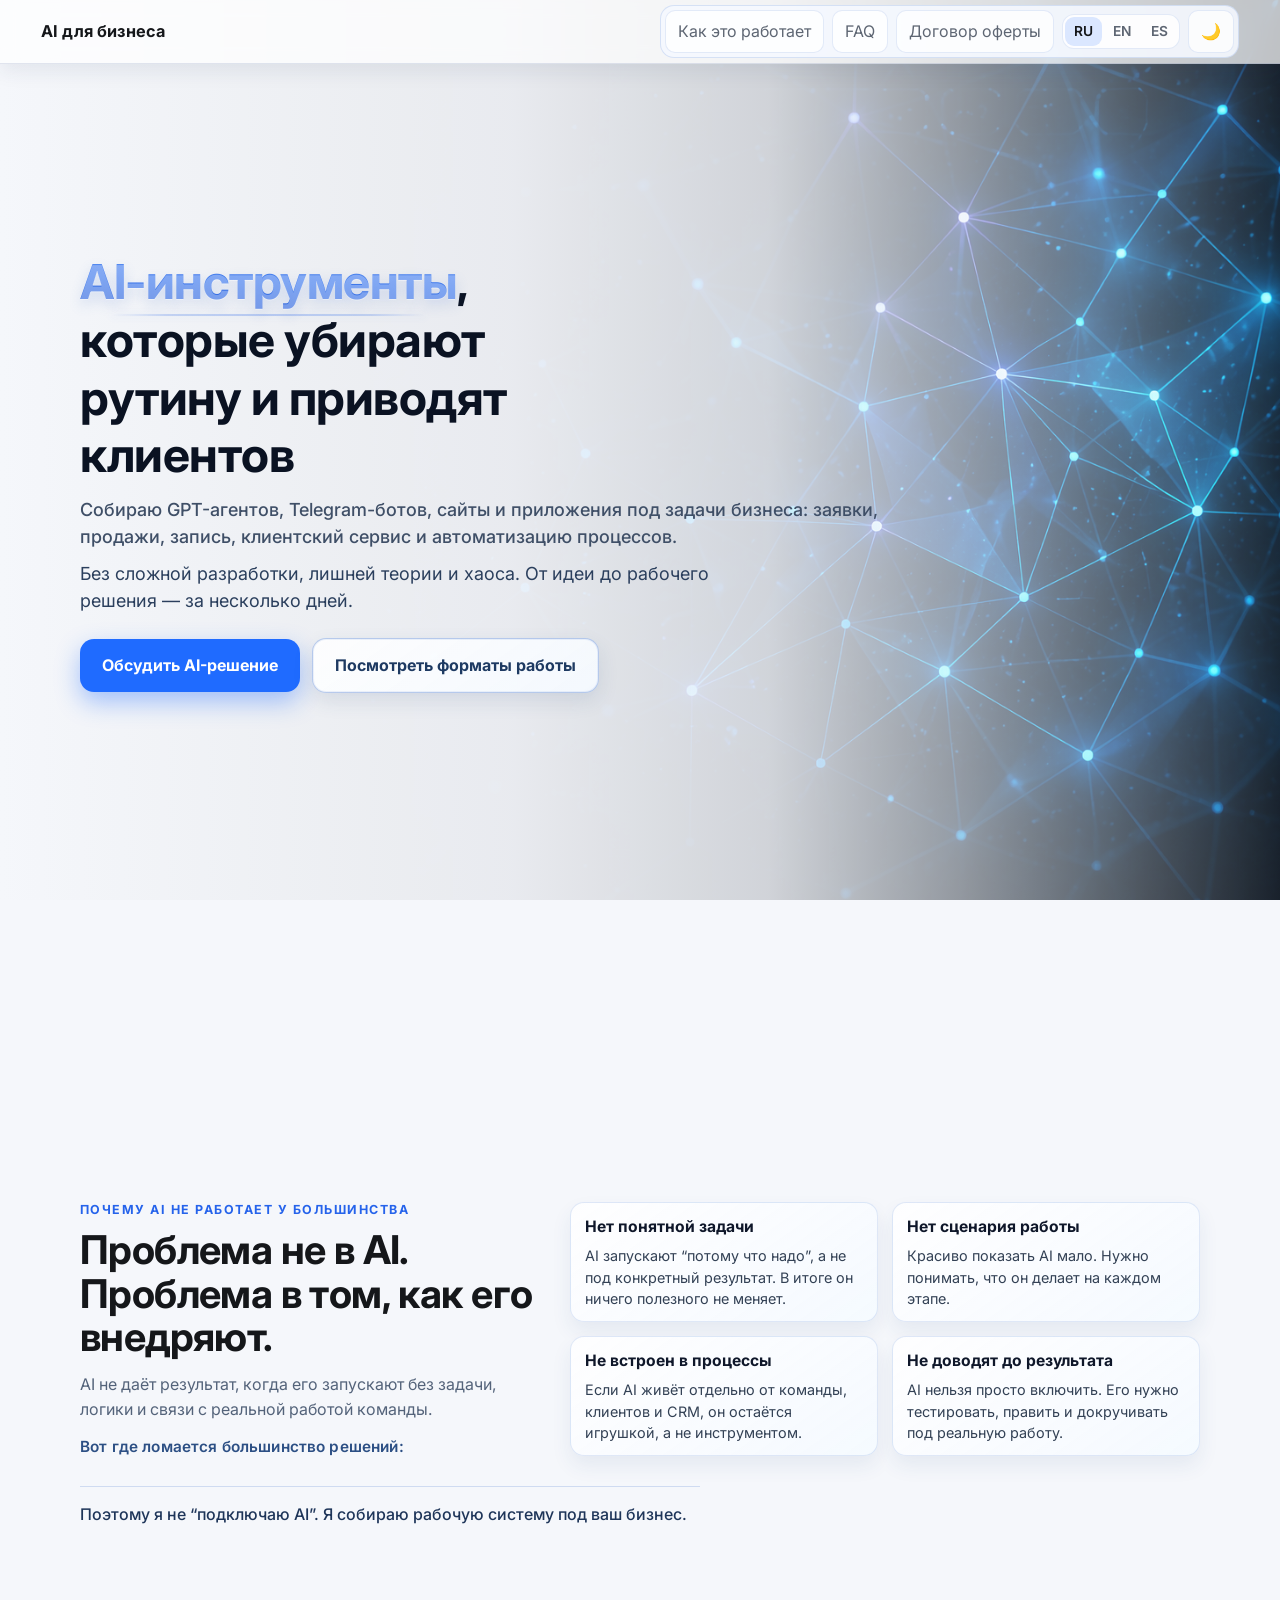
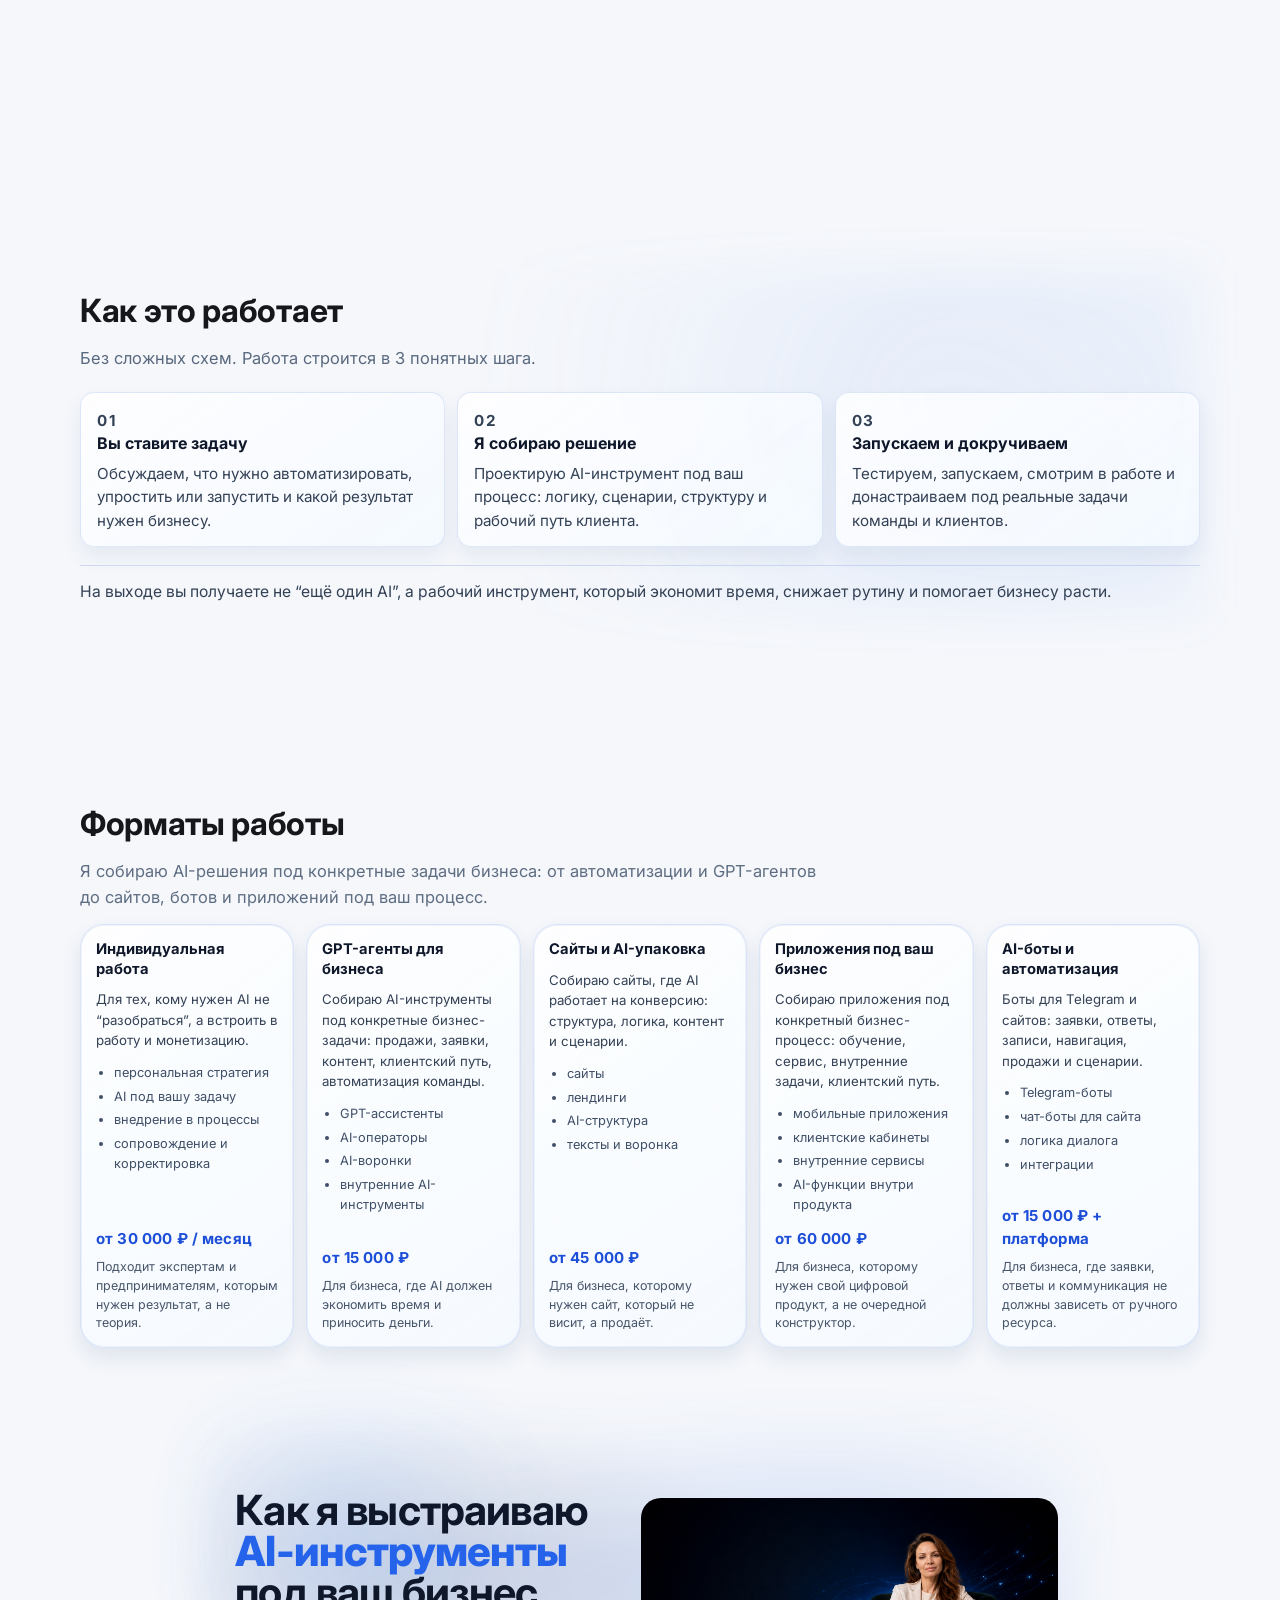
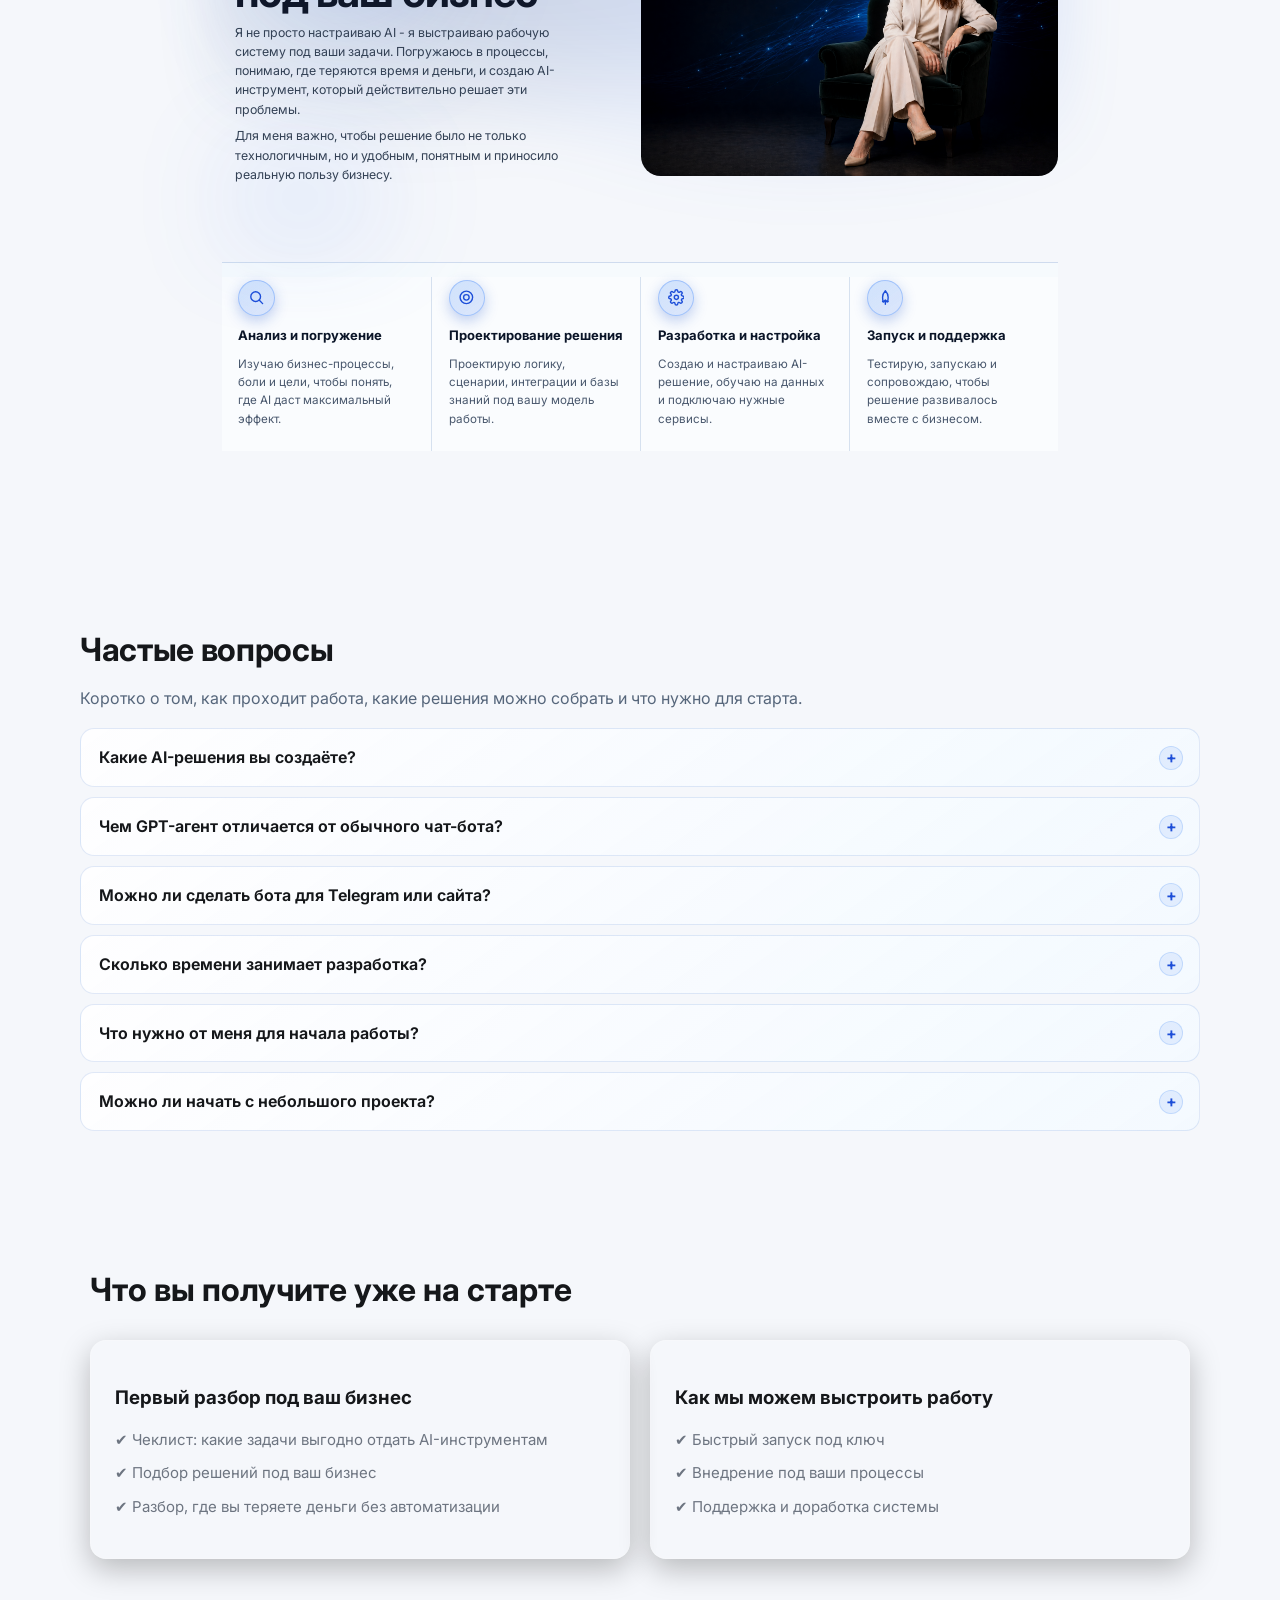
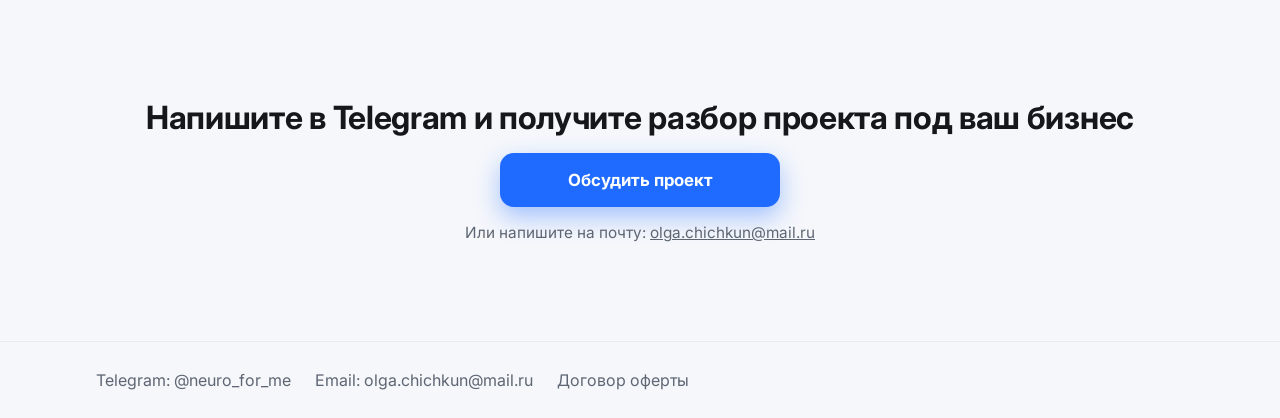
<file: index.html>
<!DOCTYPE html>
<html lang="ru">
<head>
  <meta charset="UTF-8">
  <meta name="viewport" content="width=device-width, initial-scale=1.0">
  <title>AI-инструменты для бизнеса | Автоматизация за 3-7 дней</title>
  <meta name="description" content="Создаю AI-инструменты под задачи бизнеса за 3-7 дней: GPT-агенты, AI-консультанты, Telegram-боты и автоматизации. Снижайте ручную нагрузку и ускоряйте процессы уже в первую неделю.">
  <link rel="icon" type="image/png" href="./favicon.png?v=2" />
  <link rel="shortcut icon" href="./favicon.png?v=2" />
  <link rel="apple-touch-icon" href="./favicon.png?v=2" />
  <link rel="preconnect" href="https://fonts.googleapis.com">
  <link rel="preconnect" href="https://fonts.gstatic.com" crossorigin>
  <link href="https://fonts.googleapis.com/css2?family=Inter:wght@400;500;600;700;800&display=swap" rel="stylesheet">
  <link rel="stylesheet" href="styles.css">
</head>
<body>
  <canvas id="cursorCanvas" aria-hidden="true"></canvas>

  <header class="site-header container">
    <a class="brand" href="#hero" aria-label="AI для бизнеса">AI для бизнеса</a>
    <nav class="nav">
      <a href="#how">Как это работает</a>
      <a href="#faq">FAQ</a>
      <a href="offer.html" class="nav-button">Договор оферты</a>
      <div class="lang-switch" role="group" aria-label="Выбор языка">
        <button class="lang-btn is-active" type="button" data-lang="ru">RU</button>
        <button class="lang-btn" type="button" data-lang="en">EN</button>
        <button class="lang-btn" type="button" data-lang="es">ES</button>
      </div>
      <button id="theme-toggle" class="theme-toggle" type="button" aria-label="Переключить тему">🌙</button>
    </nav>
  </header>

  <main>
    <section id="hero" class="hero container section">
      <div class="hero-content">
        <h1 class="hero-title"><span class="hero-title-accent">AI-инструменты</span>, которые убирают рутину и приводят клиентов</h1>
        <p class="hero-lead">Собираю GPT-агентов, Telegram-ботов, сайты и приложения под задачи бизнеса: заявки, продажи, запись, клиентский сервис и автоматизацию процессов.</p>
        <p class="hero-support">Без сложной разработки, лишней теории и хаоса. От идеи до рабочего решения — за несколько дней.</p>
        <div class="hero-actions">
          <a class="btn btn-primary" href="https://t.me/neuro_for_me" target="_blank" rel="noopener noreferrer">Обсудить AI-решение</a>
          <a class="btn btn-ghost hero-secondary-btn" href="#benefits">Посмотреть форматы работы</a>
        </div>
      </div>
    </section>

    <section id="pain" class="container section">
      <div class="pain-layout">
        <div class="pain-intro">
          <p class="pain-eyebrow">Почему AI не работает у большинства</p>
          <h2>Проблема не в AI. <br>Проблема в том, как его внедряют.</h2>
          <p class="pain-subtitle">AI не даёт результат, когда его запускают без задачи, логики и связи с реальной работой команды.</p>
          <p class="pain-bridge">Вот где ломается большинство решений:</p>
        </div>
        <div class="pain-grid">
          <article class="pain-card">
            <h3>Нет понятной задачи</h3>
            <p>AI запускают “потому что надо”, а не под конкретный результат. В итоге он ничего полезного не меняет.</p>
          </article>
          <article class="pain-card">
            <h3>Нет сценария работы</h3>
            <p>Красиво показать AI мало. Нужно понимать, что он делает на каждом этапе.</p>
          </article>
          <article class="pain-card">
            <h3>Не встроен в процессы</h3>
            <p>Если AI живёт отдельно от команды, клиентов и CRM, он остаётся игрушкой, а не инструментом.</p>
          </article>
          <article class="pain-card">
            <h3>Не доводят до результата</h3>
            <p>AI нельзя просто включить. Его нужно тестировать, править и докручивать под реальную работу.</p>
          </article>
        </div>
      </div>
      <p class="pain-conclusion">Поэтому я не “подключаю AI”. <br>Я собираю рабочую систему под ваш бизнес.</p>
    </section>

    <section id="how" class="container section">
      <div class="how-shell">
        <div class="how-intro">
          <h2>Как это работает</h2>
          <p class="how-subtitle">Без сложных схем. Работа строится в 3 понятных шага.</p>
        </div>
        <div class="how-grid">
          <article class="how-card">
            <p class="how-num">01</p>
            <h3>Вы ставите задачу</h3>
            <p>Обсуждаем, что нужно автоматизировать, упростить или запустить и какой результат нужен бизнесу.</p>
          </article>
          <article class="how-card">
            <p class="how-num">02</p>
            <h3>Я собираю решение</h3>
            <p>Проектирую AI-инструмент под ваш процесс: логику, сценарии, структуру и рабочий путь клиента.</p>
          </article>
          <article class="how-card">
            <p class="how-num">03</p>
            <h3>Запускаем и докручиваем</h3>
            <p>Тестируем, запускаем, смотрим в работе и донастраиваем под реальные задачи команды и клиентов.</p>
          </article>
        </div>
        <p class="how-result">На выходе вы получаете не “ещё один AI”, а рабочий инструмент, который экономит время, снижает рутину и помогает бизнесу расти.</p>
      </div>
    </section>

    <section id="benefits" class="container section">
      <h2>Форматы работы</h2>
      <p class="benefits-subtitle">Я собираю AI-решения под конкретные задачи бизнеса: от автоматизации и GPT-агентов до сайтов, ботов и приложений под ваш процесс.</p>
      <div class="formats-grid">
        <article class="format-card">
          <h3>Индивидуальная работа</h3>
          <p class="format-text">Для тех, кому нужен AI не “разобраться”, а встроить в работу и монетизацию.</p>
          <ul class="format-list">
            <li>персональная стратегия</li>
            <li>AI под вашу задачу</li>
            <li>внедрение в процессы</li>
            <li>сопровождение и корректировка</li>
          </ul>
          <p class="format-price">от 30 000 ₽ / месяц</p>
          <p class="format-note">Подходит экспертам и предпринимателям, которым нужен результат, а не теория.</p>
        </article>
        <article class="format-card">
          <h3>GPT-агенты для бизнеса</h3>
          <p class="format-text">Собираю AI-инструменты под конкретные бизнес-задачи: продажи, заявки, контент, клиентский путь, автоматизация команды.</p>
          <ul class="format-list">
            <li>GPT-ассистенты</li>
            <li>AI-операторы</li>
            <li>AI-воронки</li>
            <li>внутренние AI-инструменты</li>
          </ul>
          <p class="format-price">от 15 000 ₽</p>
          <p class="format-note">Для бизнеса, где AI должен экономить время и приносить деньги.</p>
        </article>
        <article class="format-card">
          <h3>Сайты и AI-упаковка</h3>
          <p class="format-text">Собираю сайты, где AI работает на конверсию: структура, логика, контент и сценарии.</p>
          <ul class="format-list">
            <li>сайты</li>
            <li>лендинги</li>
            <li>AI-структура</li>
            <li>тексты и воронка</li>
          </ul>
          <p class="format-price">от 45 000 ₽</p>
          <p class="format-note">Для бизнеса, которому нужен сайт, который не висит, а продаёт.</p>
        </article>
        <article class="format-card">
          <h3>Приложения под ваш бизнес</h3>
          <p class="format-text">Собираю приложения под конкретный бизнес-процесс: обучение, сервис, внутренние задачи, клиентский путь.</p>
          <ul class="format-list">
            <li>мобильные приложения</li>
            <li>клиентские кабинеты</li>
            <li>внутренние сервисы</li>
            <li>AI-функции внутри продукта</li>
          </ul>
          <p class="format-price">от 60 000 ₽</p>
          <p class="format-note">Для бизнеса, которому нужен свой цифровой продукт, а не очередной конструктор.</p>
        </article>
        <article class="format-card">
          <h3>AI-боты и автоматизация</h3>
          <p class="format-text">Боты для Telegram и сайтов: заявки, ответы, записи, навигация, продажи и сценарии.</p>
          <ul class="format-list">
            <li>Telegram-боты</li>
            <li>чат-боты для сайта</li>
            <li>логика диалога</li>
            <li>интеграции</li>
          </ul>
          <p class="format-price">от 15 000 ₽ + платформа</p>
          <p class="format-note">Для бизнеса, где заявки, ответы и коммуникация не должны зависеть от ручного ресурса.</p>
        </article>
      </div>
      <a class="btn btn-primary btn-large formats-cta" href="https://t.me/neuro_for_me" target="_blank" rel="noopener noreferrer">Обсудить проект</a>
    </section>

    <section id="about" class="section about reveal">
      <div class="about-inner">
        <div class="about-top">
          <div class="about-head">
            <h1>Как я выстраиваю <span class="about-title-accent">AI-инструменты</span> под ваш бизнес</h1>
            <p class="about-lead">Я не просто настраиваю AI - я выстраиваю рабочую систему под ваши задачи. Погружаюсь в процессы, понимаю, где теряются время и деньги, и создаю AI-инструмент, который действительно решает эти проблемы.</p>
            <p class="about-lead">Для меня важно, чтобы решение было не только технологичным, но и удобным, понятным и приносило реальную пользу бизнесу.</p>
          </div>
          <div class="about-photo-wrap">
            <div class="about-photo-glow" aria-hidden="true"></div>
            <div class="about-photo">
              <img src="./olga-expert-block.png" alt="Эксперт по AI-инструментам для бизнеса" loading="lazy">
            </div>
          </div>
        </div>
        <div class="about-stages" aria-label="Этапы работы">
          <article class="about-stage-card">
            <div class="about-stage-icon-wrap" aria-hidden="true">
              <svg class="about-stage-svg" width="22" height="22" viewBox="0 0 24 24" fill="none" xmlns="http://www.w3.org/2000/svg"><circle cx="11" cy="11" r="7" stroke="currentColor" stroke-width="2"/><path d="M21 21l-4.35-4.35" stroke="currentColor" stroke-width="2" stroke-linecap="round"/></svg>
            </div>
            <h3>Анализ и погружение</h3>
            <p>Изучаю бизнес-процессы, боли и цели, чтобы понять, где AI даст максимальный эффект.</p>
          </article>
          <article class="about-stage-card">
            <div class="about-stage-icon-wrap" aria-hidden="true">
              <svg class="about-stage-svg" width="22" height="22" viewBox="0 0 24 24" fill="none" xmlns="http://www.w3.org/2000/svg"><circle cx="12" cy="12" r="9" stroke="currentColor" stroke-width="2"/><circle cx="12" cy="12" r="4" stroke="currentColor" stroke-width="2"/></svg>
            </div>
            <h3>Проектирование решения</h3>
            <p>Проектирую логику, сценарии, интеграции и базы знаний под вашу модель работы.</p>
          </article>
          <article class="about-stage-card">
            <div class="about-stage-icon-wrap" aria-hidden="true">
              <svg class="about-stage-svg" width="22" height="22" viewBox="0 0 24 24" fill="none" xmlns="http://www.w3.org/2000/svg"><path d="M12 15a3 3 0 100-6 3 3 0 000 6z" stroke="currentColor" stroke-width="2"/><path d="M19.4 15a1.65 1.65 0 00.33 1.82l.06.06a2 2 0 01-2.83 2.83l-.06-.06a1.65 1.65 0 00-1.82-.33 1.65 1.65 0 00-1 1.51V21a2 2 0 01-4 0v-.09A1.65 1.65 0 009 19.4a1.65 1.65 0 00-1.82.33l-.06.06a2 2 0 01-2.83-2.83l.06-.06a1.65 1.65 0 00.33-1.82 1.65 1.65 0 00-1.51-1H3a2 2 0 010-4h.09A1.65 1.65 0 004.6 9a1.65 1.65 0 00-.33-1.82l-.06-.06a2 2 0 012.83-2.83l.06.06A1.65 1.65 0 009 4.6a1.65 1.65 0 001-1.51V3a2 2 0 014 0v.09a1.65 1.65 0 001 1.51 1.65 1.65 0 001.82-.33l.06-.06a2 2 0 012.83 2.83l-.06.06a1.65 1.65 0 00-.33 1.82V9a1.65 1.65 0 001.51 1H21a2 2 0 010 4h-.09a1.65 1.65 0 00-1.51 1z" stroke="currentColor" stroke-width="2" stroke-linecap="round" stroke-linejoin="round"/></svg>
            </div>
            <h3>Разработка и настройка</h3>
            <p>Создаю и настраиваю AI-решение, обучаю на данных и подключаю нужные сервисы.</p>
          </article>
          <article class="about-stage-card">
            <div class="about-stage-icon-wrap" aria-hidden="true">
              <svg class="about-stage-svg" width="22" height="22" viewBox="0 0 24 24" fill="none" xmlns="http://www.w3.org/2000/svg"><path d="M12 2.5s4 4.2 4 9.5c0 2.8-.6 5.4-1 6.5l-3-2.8-3 2.8c-.4-1.1-1-3.7-1-6.5 0-5.3 4-9.5 4-9.5z" stroke="currentColor" stroke-width="2" stroke-linejoin="round"/><path d="M12 22V18" stroke="currentColor" stroke-width="2" stroke-linecap="round"/><path d="M8 18h8" stroke="currentColor" stroke-width="2" stroke-linecap="round"/></svg>
            </div>
            <h3>Запуск и поддержка</h3>
            <p>Тестирую, запускаю и сопровождаю, чтобы решение развивалось вместе с бизнесом.</p>
          </article>
        </div>
      </div>
    </section>

    <section id="faq" class="container section">
      <h2>Частые вопросы</h2>
      <p class="faq-subtitle">Коротко о том, как проходит работа, какие решения можно собрать и что нужно для старта.</p>
      <div class="faq-list">
        <details>
          <summary>Какие AI-решения вы создаёте?</summary>
          <p>Я создаю AI-инструменты под задачи бизнеса: GPT-агентов, AI-консультантов, Telegram-ботов, OpenClaw-агентов, multi-agent системы, сайты, приложения и интерактивные digital-механики. Формат решения подбирается под вашу задачу: автоматизация, заявки, клиентский сервис, продажи, обучение или вовлечение аудитории.</p>
        </details>
        <details>
          <summary>Чем GPT-агент отличается от обычного чат-бота?</summary>
          <p>Обычный бот чаще работает по заранее заданному сценарию. GPT-агент может анализировать запрос, вести более живую переписку, работать с базой знаний, помогать клиенту, подбирать решение и брать на себя часть рутинных задач. Это не просто “ответчик”, а рабочий AI-инструмент под конкретный процесс.</p>
        </details>
        <details>
          <summary>Можно ли сделать бота для Telegram или сайта?</summary>
          <p>Да. Я создаю ботов и AI-консультантов для Telegram-каналов, личных сообщений и сайтов. Они могут отвечать на вопросы, записывать клиентов, собирать заявки, вести переписку, помогать с выбором услуги и передавать клиента к вам или менеджеру.</p>
        </details>
        <details>
          <summary>Сколько времени занимает разработка?</summary>
          <p>Простые решения можно собрать за несколько дней. Более сложные проекты — GPT-агенты, OpenClaw-агенты, multi-agent системы, сайты или приложения — требуют больше времени, потому что важно не просто “запустить”, а продумать логику, сценарии, тексты, структуру и стабильную работу.</p>
        </details>
        <details>
          <summary>Что нужно от меня для начала работы?</summary>
          <p>На старте нужна задача: что вы хотите автоматизировать, улучшить или запустить. Дальше я помогаю сформулировать логику решения, определить сценарии, собрать структуру, подготовить тексты и понять, какой AI-инструмент подойдёт лучше всего.</p>
        </details>
        <details>
          <summary>Можно ли начать с небольшого проекта?</summary>
          <p>Да. Можно начать с одного понятного решения: Telegram-бота, AI-консультанта, мини-лендинга, GPT-агента для одной задачи или интерактивной механики. Это хороший способ быстро протестировать AI в бизнесе без лишней сложности и раздутого бюджета.</p>
        </details>
      </div>
    </section>

    <section class="conversion">
      <div class="conversion-inner">
        <h2>Что вы получите уже на старте</h2>
        <div class="conversion-grid">
          <div class="conversion-card">
            <h3>Что вы можете получить уже сейчас</h3>
            <ul>
              <li>✔ Чеклист: какие задачи выгодно отдать AI-инструментам</li>
              <li>✔ Подбор решений под ваш бизнес</li>
              <li>✔ Разбор, где вы теряете деньги без автоматизации</li>
            </ul>
          </div>
          <div class="conversion-card">
            <h3>Как мы можем выстроить работу</h3>
            <ul>
              <li>✔ Быстрый запуск под ключ</li>
              <li>✔ Внедрение под ваши процессы</li>
              <li>✔ Поддержка и доработка системы</li>
            </ul>
          </div>
        </div>
      </div>
    </section>

    <section id="cta" class="container section cta">
      <h2>Напишите в Telegram и получите разбор проекта под ваш бизнес</h2>
      <a class="btn btn-primary btn-large" href="https://t.me/neuro_for_me" target="_blank" rel="noopener noreferrer">Обсудить проект</a>
      <p class="secondary-contact">Или напишите на почту: <a href="mailto:olga.chichkun@mail.ru">olga.chichkun@mail.ru</a></p>
    </section>
  </main>

  <footer class="site-footer">
    <div class="container footer-content">
      <a href="https://t.me/neuro_for_me" target="_blank" rel="noopener noreferrer">Telegram: @neuro_for_me</a>
      <a href="mailto:olga.chichkun@mail.ru">Email: olga.chichkun@mail.ru</a>
      <a href="offer.html">Договор оферты</a>
    </div>
  </footer>
  <a id="sticky-telegram" class="sticky-telegram btn btn-primary" href="https://t.me/neuro_for_me" target="_blank" rel="noopener noreferrer">Обсудить проект</a>

  <script src="script.js"></script>
</body>
</html>
</file>
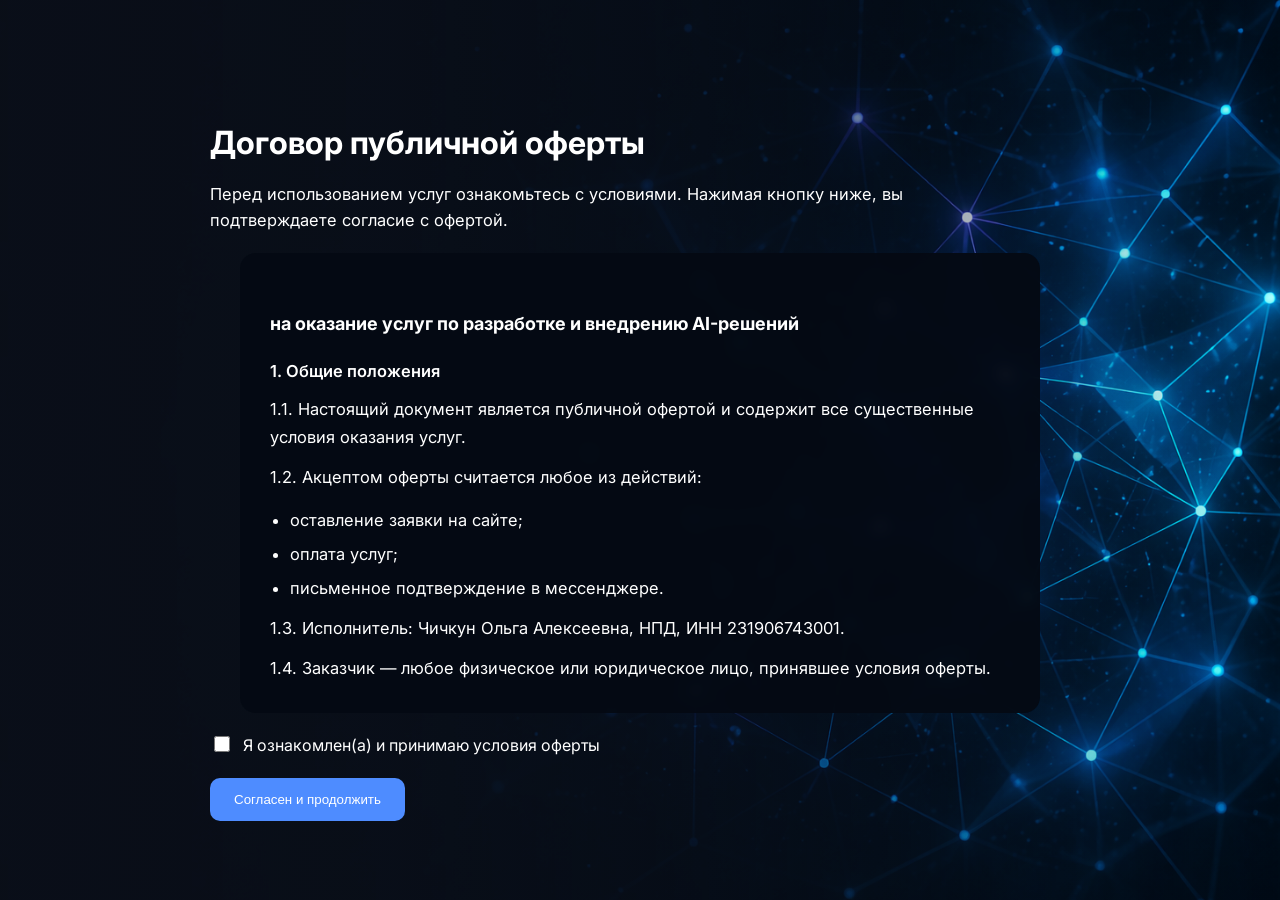
<file: offer.html>
<!DOCTYPE html>
<html lang="ru">
<head>
  <meta charset="UTF-8">
  <meta name="viewport" content="width=device-width, initial-scale=1.0">
  <title>Оффер | AI-инструменты для бизнеса</title>
  <link rel="icon" type="image/png" href="./favicon.png?v=2" />
  <link rel="shortcut icon" href="./favicon.png?v=2" />
  <link rel="apple-touch-icon" href="./favicon.png?v=2" />
  <link rel="preconnect" href="https://fonts.googleapis.com">
  <link rel="preconnect" href="https://fonts.gstatic.com" crossorigin>
  <link href="https://fonts.googleapis.com/css2?family=Inter:wght@400;500;700;800&display=swap" rel="stylesheet">
  <link rel="stylesheet" href="styles.css">
</head>
<body>
  <section class="offer">
    <div class="offer-inner">
      <h1>Договор публичной оферты</h1>

      <p class="offer-intro">
        Перед использованием услуг ознакомьтесь с условиями. Нажимая кнопку ниже, вы подтверждаете согласие с офертой.
      </p>

      <div class="offer-box">
        <div class="offer-content">
          <h2>на оказание услуг по разработке и внедрению AI-решений</h2>

        <h3>1. Общие положения</h3>
        <p>1.1. Настоящий документ является публичной офертой и содержит все существенные условия оказания услуг.</p>
        <p>1.2. Акцептом оферты считается любое из действий:</p>
        <ul>
          <li>оставление заявки на сайте;</li>
          <li>оплата услуг;</li>
          <li>письменное подтверждение в мессенджере.</li>
        </ul>
        <p>1.3. Исполнитель: Чичкун Ольга Алексеевна, НПД, ИНН 231906743001.</p>
        <p>1.4. Заказчик — любое физическое или юридическое лицо, принявшее условия оферты.</p>

        <h3>2. Предмет договора</h3>
        <p>2.1. Исполнитель оказывает услуги по:</p>
        <ul>
          <li>разработке и внедрению AI-инструментов (включая GPT-агентов);</li>
          <li>автоматизации бизнес-процессов;</li>
          <li>настройке AI-инструментов;</li>
          <li>консультациям и сопровождению.</li>
        </ul>
        <p>2.2. Конкретный перечень услуг определяется индивидуально в переписке или техническом задании.</p>

        <h3>3. Порядок оказания услуг</h3>
        <p>3.1. Работа ведётся поэтапно или в формате консультации.</p>
        <p>3.2. Все договорённости фиксируются в переписке (Telegram или иные каналы).</p>
        <p>3.3. Исполнитель вправе самостоятельно определять методы и инструменты выполнения задач.</p>

        <h3>4. Стоимость и оплата</h3>
        <p>4.1. Стоимость услуг определяется индивидуально.</p>
        <p>4.2. Оплата производится:</p>
        <ul>
          <li>100% предоплата;</li>
          <li>поэтапная оплата по договорённости.</li>
        </ul>
        <p>4.3. Момент оплаты считается акцептом оферты.</p>

        <h3>5. Ответственность</h3>
        <p>5.1. Исполнитель не несёт ответственности за:</p>
        <ul>
          <li>некорректное использование внедрённых решений;</li>
          <li>действия сотрудников заказчика;</li>
          <li>изменения в сторонних сервисах.</li>
        </ul>
        <p>5.2. Исполнитель не гарантирует конкретный финансовый результат, так как он зависит от множества факторов, не зависящих от Исполнителя.</p>

        <h3>6. Особенности AI-решений</h3>
        <p>6.1. Заказчик понимает, что AI-системы могут:</p>
        <ul>
          <li>допускать ошибки;</li>
          <li>требовать доработки;</li>
          <li>зависеть от внешних API и сервисов.</li>
        </ul>
        <p>6.2. Исполнитель не несёт ответственности за ограничения технологий.</p>

        <h3>7. Возвраты</h3>
        <p>7.1. Услуги считаются оказанными по факту выполнения работ или проведения консультации.</p>
        <p>7.2. Возврат средств не осуществляется после начала оказания услуг.</p>
        <p>7.3. Исключения возможны по решению Исполнителя.</p>

        <h3>8. Интеллектуальная собственность</h3>
        <p>8.1. Все решения, промпты, логика и структуры остаются интеллектуальной собственностью Исполнителя, если не согласовано иное.</p>
        <p>8.2. Заказчик получает право использования, но не перепродажи и тиражирования.</p>

        <h3>9. Конфиденциальность</h3>
        <p>9.1. Стороны обязуются не разглашать информацию, полученную в ходе сотрудничества.</p>
        <p>9.2. Исполнитель вправе использовать обезличенные кейсы в портфолио.</p>

        <h3>10. Заключительные положения</h3>
        <p>10.1. Оферта вступает в силу с момента публикации на сайте.</p>
        <p>10.2. Исполнитель вправе изменять условия без предварительного уведомления.</p>
        <p>10.3. Актуальная версия всегда доступна на сайте.</p>

          <h3>Контакты</h3>
          <p>Telegram: @neuro_for_me</p>
          <p>Email: <a href="mailto:olga.chichkun@mail.ru">olga.chichkun@mail.ru</a></p>
        </div>
      </div>

      <div class="offer-action">
        <label class="offer-checkbox">
          <input type="checkbox" id="agree">
          <span>Я ознакомлен(а) и принимаю условия оферты</span>
        </label>

        <button id="acceptBtn" disabled>Согласен и продолжить</button>
      </div>
    </div>
  </section>

  <script>
    const checkbox = document.getElementById("agree");
    const btn = document.getElementById("acceptBtn");

    if (checkbox && btn) {
      checkbox.addEventListener("change", () => {
        if (checkbox.checked) {
          btn.disabled = false;
          btn.classList.add("active");
        } else {
          btn.disabled = true;
          btn.classList.remove("active");
        }
      });

      btn.addEventListener("click", () => {
        alert("Вы приняли условия оферты. Сейчас откроется Telegram");
        window.location.href = "https://t.me/neuro_for_me?text=Здравствуйте! Хочу разбор моей задачи по автоматизации";
      });
    }
  </script>
</body>
</html>
</file>
<file: styles.css>
:root {
  --header-height: 64px;
  --bg: #f7f8fa;
  --surface: #ffffff;
  --text: #15171a;
  --muted: #5e6673;
  --border: #e8ebf0;
  --primary: #1f6bff;
  --primary-hover: #1657d7;
  --shadow: 0 10px 35px rgba(12, 18, 28, 0.08);
}

body.dark,
body[data-theme="dark"] {
  --bg: #0d1117;
  --surface: #141b24;
  --text: #eef2f9;
  --muted: #abb7c9;
  --border: #253043;
  --primary: #4c8bff;
  --primary-hover: #6a9dff;
  --shadow: 0 12px 36px rgba(0, 0, 0, 0.35);
}

* {
  box-sizing: border-box;
}

html {
  height: 100%;
  scroll-behavior: smooth;
}

body {
  --scroll-offset: 0px;
  margin: 0;
  min-height: 100%;
  padding-top: var(--header-height);
  font-family: "Inter", system-ui, -apple-system, Segoe UI, Roboto, Arial, sans-serif;
  background-color: #0a0f19;
  background-image: url("holographic-neural-network-right.png");
  background-repeat: no-repeat;
  background-position: calc(80% + var(--scroll-offset)) center;
  background-size: cover;
  background-attachment: fixed;
  color: var(--text);
  line-height: 1.55;
  transition: background-color 0.25s ease, color 0.25s ease, background-position 0.25s ease;
  position: relative;
  overflow-x: hidden;
}

@media (min-width: 992px) {
  html {
    scroll-padding-top: var(--header-height);
  }

  body {
    scroll-snap-type: y proximity;
  }

  #hero,
  #pain {
    scroll-snap-align: start;
    scroll-snap-stop: normal;
  }
}

body::before {
  content: "";
  position: fixed;
  inset: 0;
  pointer-events: none;
  z-index: -1;
  background: linear-gradient(
    to right,
    rgba(10, 15, 25, 0.95) 0%,
    rgba(10, 15, 25, 0.85) 30%,
    rgba(10, 15, 25, 0.6) 55%,
    rgba(10, 15, 25, 0.3) 75%,
    rgba(10, 15, 25, 0.1) 90%,
    rgba(10, 15, 25, 0) 100%
  );
}

body[data-theme="light"] {
  background-color: #f5f7fb;
  background-image: url("holographic-neural-network-right.png");
  background-position: calc(85% + var(--scroll-offset)) center;
  background-size: cover;
  background-attachment: fixed;
}

body[data-theme="light"]::before {
  background: linear-gradient(
    to right,
    rgba(245, 247, 251, 1) 0%,
    rgba(245, 247, 251, 0.95) 40%,
    rgba(245, 247, 251, 0.85) 60%,
    rgba(245, 247, 251, 0.6) 75%,
    rgba(245, 247, 251, 0.3) 90%,
    rgba(245, 247, 251, 0.1) 100%
  );
}

.container {
  width: min(1120px, 92vw);
  margin: 0 auto;
  padding: 0 16px;
}

.section {
  padding: clamp(40px, 8vw, 80px) 0;
}

h1, h2 {
  line-height: 1.2;
  margin: 0 0 16px;
}

h1 {
  font-size: clamp(1.9rem, 4.1vw, 3rem);
  max-width: 900px;
}

h2 {
  font-size: clamp(1.45rem, 2.6vw, 2rem);
}

.section h2 {
  font-weight: 700;
  line-height: 1.2;
  letter-spacing: -0.01em;
}

p, li {
  color: var(--muted);
  font-size: 1.03rem;
}

.site-header {
  display: flex;
  justify-content: space-between;
  align-items: center;
  height: var(--header-height);
  padding: 0 3.2vw;
  position: fixed;
  top: 0;
  left: 0;
  width: 100%;
  max-width: none;
  margin: 0;
  background: rgba(9, 14, 24, 0.58);
  backdrop-filter: blur(10px);
  -webkit-backdrop-filter: blur(10px);
  border-bottom: 1px solid rgba(119, 158, 220, 0.14);
  z-index: 1000;
  transition: background 0.3s ease, backdrop-filter 0.3s ease, border-color 0.3s ease, box-shadow 0.3s ease;
  box-shadow: 0 8px 20px rgba(2, 6, 14, 0.16);
}

.site-header::after {
  content: none;
}

body[data-theme="light"] .site-header {
  background: rgba(255, 255, 255, 0.72);
  border-bottom: 1px solid rgba(74, 103, 158, 0.16);
  box-shadow: 0 8px 18px rgba(32, 56, 92, 0.08);
}

.site-header.scrolled {
  background: rgba(8, 13, 22, 0.74);
  backdrop-filter: blur(12px);
  -webkit-backdrop-filter: blur(12px);
  border-bottom-color: rgba(139, 173, 228, 0.2);
}

body[data-theme="light"] .site-header.scrolled {
  background: rgba(255, 255, 255, 0.86);
  border-bottom-color: rgba(74, 103, 158, 0.22);
}

.brand {
  position: relative;
  display: inline-flex;
  align-items: center;
  justify-content: flex-start;
  min-height: 34px;
  text-decoration: none;
  line-height: 1;
  color: var(--text);
  font-weight: 700;
  font-size: 1.02rem;
  letter-spacing: 0.01em;
}

.nav {
  display: flex;
  gap: 8px;
  align-items: center;
  padding: 4px;
  border-radius: 14px;
  background: rgba(255, 255, 255, 0.03);
  border: 1px solid rgba(139, 173, 228, 0.16);
}

.nav a, .theme-toggle, .nav-button {
  text-decoration: none;
  color: var(--muted);
  background: rgba(255, 255, 255, 0.02);
  border: 1px solid rgba(255, 255, 255, 0.06);
  border-radius: 10px;
  padding: 8px 12px;
  font: inherit;
  cursor: pointer;
  transition: background 0.2s ease, transform 0.2s ease, border-color 0.2s ease, color 0.2s ease;
}

.nav a:hover, .theme-toggle:hover, .nav-button:hover {
  background: rgba(255, 255, 255, 0.08);
  transform: translateY(-1px);
  color: var(--text);
  border-color: var(--primary);
}

.lang-switch {
  display: inline-flex;
  align-items: center;
  gap: 2px;
  padding: 2px;
  border-radius: 12px;
  background: rgba(255, 255, 255, 0.04);
  border: 1px solid rgba(255, 255, 255, 0.08);
}

.lang-btn {
  border: none;
  background: transparent;
  color: var(--muted);
  font: inherit;
  font-weight: 600;
  font-size: 0.86rem;
  line-height: 1;
  padding: 8px 9px;
  border-radius: 9px;
  cursor: pointer;
  transition: background 0.2s ease, color 0.2s ease, transform 0.2s ease;
}

.lang-btn:hover {
  background: rgba(255, 255, 255, 0.08);
  color: var(--text);
}

.lang-btn.is-active {
  background: color-mix(in srgb, var(--primary) 18%, transparent);
  color: var(--text);
}

body[data-theme="light"] .nav a,
body[data-theme="light"] .theme-toggle,
body[data-theme="light"] .nav-button {
  background: rgba(255, 255, 255, 0.78);
  border: 1px solid rgba(88, 132, 210, 0.16);
}

body[data-theme="light"] .lang-switch {
  background: rgba(255, 255, 255, 0.84);
  border: 1px solid rgba(88, 132, 210, 0.16);
}

body[data-theme="light"] .nav {
  background: rgba(245, 249, 255, 0.88);
  border-color: rgba(88, 132, 210, 0.2);
}

body[data-theme="light"] .lang-btn:hover {
  background: rgba(0, 0, 0, 0.06);
}

body[data-theme="light"] .lang-btn.is-active {
  background: color-mix(in srgb, var(--primary) 16%, #ffffff);
}

body[data-theme="light"] .nav a:hover,
body[data-theme="light"] .theme-toggle:hover,
body[data-theme="light"] .nav-button:hover {
  background: rgba(0, 0, 0, 0.06);
}

body[data-theme="light"] .btn-ghost {
  background: linear-gradient(145deg, rgba(255, 255, 255, 0.88), rgba(245, 250, 255, 0.92));
  color: #1e3a62;
  border-color: rgba(88, 132, 210, 0.42);
  box-shadow:
    0 8px 20px rgba(41, 73, 122, 0.12),
    inset 0 0 0 1px rgba(88, 132, 210, 0.1);
}

body[data-theme="light"] .btn-ghost:hover {
  background: linear-gradient(145deg, rgba(255, 255, 255, 0.98), rgba(240, 247, 255, 0.98));
  border-color: rgba(88, 132, 210, 0.6);
  box-shadow:
    0 10px 24px rgba(41, 73, 122, 0.16),
    0 0 20px rgba(88, 132, 210, 0.14);
}

body[data-theme="light"] .hero-title {
  color: #0a1222;
}

body[data-theme="light"] .hero-title-accent {
  background: linear-gradient(182deg, #5f8fe9 4%, #4178e5 52%, #2e5fd1 98%);
  -webkit-background-clip: text;
  background-clip: text;
  color: transparent;
  text-shadow:
    0 1px 0 rgba(255, 255, 255, 0.34),
    0 6px 14px rgba(63, 108, 197, 0.2);
}

body[data-theme="light"] .hero-title-accent::after {
  background: linear-gradient(
    90deg,
    rgba(78, 125, 224, 0) 0%,
    rgba(78, 125, 224, 0.28) 18%,
    rgba(78, 125, 224, 0.34) 50%,
    rgba(78, 125, 224, 0.28) 82%,
    rgba(78, 125, 224, 0) 100%
  );
  box-shadow: 0 0 8px rgba(78, 125, 224, 0.12);
}

body[data-theme="light"] .hero-lead {
  color: #3f4f67;
  opacity: 1;
}

body[data-theme="light"] .hero-support {
  color: #2b3f5d;
}

.hero {
  min-height: calc(100svh - var(--header-height));
  padding-top: clamp(40px, 8vh, 92px);
  padding-bottom: clamp(64px, 10vh, 120px);
  margin-bottom: clamp(20px, 4vh, 56px);
  display: flex;
  flex-wrap: wrap;
  align-items: center;
}

.hero-content {
  position: relative;
  z-index: 2;
  max-width: 880px;
}

.hero-title {
  text-transform: none;
  letter-spacing: -0.01em;
  max-width: 18ch;
  margin-bottom: 12px;
  font-size: clamp(2.1rem, 4.6vw, 3.4rem);
  line-height: 1.08;
}

.hero-title-accent {
  position: relative;
  display: inline-block;
  background:
    linear-gradient(182deg, #cfe1ff 4%, #a9c9ff 24%, #8fb5ff 52%, #7f9fff 76%, #6f8dff 98%);
  -webkit-background-clip: text;
  background-clip: text;
  color: transparent;
  text-shadow:
    0 1px 0 rgba(235, 244, 255, 0.34),
    0 8px 18px rgba(61, 101, 187, 0.22),
    0 0 18px rgba(120, 170, 255, 0.2);
  filter: saturate(1.05) contrast(1.03);
}

.hero-title-accent::after {
  content: "";
  position: absolute;
  left: 8%;
  right: 8%;
  bottom: -0.11em;
  height: 0.045em;
  border-radius: 999px;
  background: linear-gradient(
    90deg,
    rgba(136, 183, 255, 0) 0%,
    rgba(160, 195, 255, 0.36) 18%,
    rgba(173, 188, 255, 0.42) 50%,
    rgba(160, 195, 255, 0.36) 82%,
    rgba(136, 183, 255, 0) 100%
  );
  box-shadow: 0 0 10px rgba(130, 175, 255, 0.16);
}

.hero-lead {
  max-width: 68ch;
  font-weight: 500;
  opacity: 0.9;
  margin: 0 0 10px;
  font-size: clamp(1rem, 1.35vw, 1.16rem);
  line-height: 1.5;
}

.hero-accent {
  font-weight: 700;
  background: linear-gradient(90deg, #4f8bff 0%, #72dbff 50%, #4f8bff 100%);
  background-size: 200% 100%;
  -webkit-background-clip: text;
  background-clip: text;
  color: transparent;
  animation: shimmer70 4.2s ease-in-out infinite;
}

@keyframes shimmer70 {
  0% { background-position: 0% 50%; }
  50% { background-position: 100% 50%; }
  100% { background-position: 0% 50%; }
}

.hero-support {
  max-width: 62ch;
  margin: 0 0 24px;
  color: rgba(222, 234, 249, 0.86);
  font-size: clamp(0.96rem, 1.15vw, 1.04rem);
  line-height: 1.5;
}

.hero-actions {
  display: flex;
  flex-wrap: wrap;
  gap: 12px;
  align-items: center;
}

.btn {
  display: inline-flex;
  align-items: center;
  justify-content: center;
  border-radius: 14px;
  text-decoration: none;
  font-weight: 700;
  transition: transform 0.2s ease, background-color 0.2s ease, box-shadow 0.2s ease;
  width: fit-content;
  max-width: 100%;
}

.btn-primary {
  background: var(--primary);
  color: #fff;
  padding: 14px 22px;
  box-shadow: 0 10px 24px color-mix(in srgb, var(--primary) 38%, transparent);
}

.btn-primary:hover {
  background: var(--primary-hover);
  transform: translateY(-2px);
}

.btn-ghost {
  border: 1px solid rgba(139, 188, 255, 0.48);
  background: linear-gradient(145deg, rgba(18, 32, 54, 0.62), rgba(12, 22, 38, 0.52));
  color: #edf5ff;
  padding: 14px 22px;
  box-shadow:
    0 10px 24px rgba(28, 78, 162, 0.2),
    inset 0 0 0 1px rgba(147, 196, 255, 0.16);
}

.btn-ghost:hover {
  background: linear-gradient(145deg, rgba(25, 44, 72, 0.76), rgba(16, 30, 52, 0.66));
  border-color: rgba(166, 207, 255, 0.68);
  box-shadow:
    0 12px 28px rgba(36, 95, 192, 0.28),
    0 0 24px rgba(102, 163, 255, 0.18);
  transform: translateY(-2px);
}

.btn-large {
  min-width: 280px;
  min-height: 52px;
  font-size: 1.05rem;
}

.steps {
  margin: 0;
  padding-left: 22px;
  display: grid;
  gap: 10px;
}

.how-shell {
  position: relative;
  padding: clamp(24px, 3.2vw, 40px) 0;
  border-radius: 0;
  background: transparent;
}

.how-shell::before {
  content: "";
  position: absolute;
  inset: 4% 0 8%;
  background:
    radial-gradient(circle at 74% 36%, rgba(85, 148, 255, 0.09), transparent 52%),
    radial-gradient(circle at 92% 66%, rgba(62, 119, 226, 0.08), transparent 46%);
  filter: blur(22px);
  pointer-events: none;
  z-index: 0;
}

.how-shell::after {
  content: none;
  position: absolute;
  inset: 0;
  border-radius: inherit;
  background: linear-gradient(
    92deg,
    rgba(6, 11, 20, 0.64) 0%,
    rgba(6, 11, 20, 0.56) 42%,
    rgba(6, 11, 20, 0.26) 66%,
    rgba(6, 11, 20, 0) 88%
  );
  pointer-events: none;
  z-index: 0;
}

.how-intro,
.how-grid,
.how-result {
  position: relative;
  z-index: 1;
}

.how-intro {
  margin-bottom: 20px;
}

.how-subtitle {
  margin: 0;
  max-width: 620px;
  color: rgba(214, 227, 245, 0.8);
}

.how-grid {
  display: grid;
  grid-template-columns: repeat(3, minmax(0, 1fr));
  gap: 12px;
}

.how-card {
  background: linear-gradient(145deg, rgba(14, 24, 40, 0.75), rgba(9, 17, 30, 0.64));
  border: 1px solid rgba(122, 170, 245, 0.16);
  border-radius: 14px;
  padding: 16px 16px 14px;
  box-shadow: 0 10px 24px rgba(22, 56, 116, 0.12);
}

.how-num {
  margin: 0 0 8px;
  font-size: 0.76rem;
  letter-spacing: 0.12em;
  font-weight: 700;
  color: rgba(145, 194, 255, 0.88);
}

.how-card h3 {
  margin: 0 0 8px;
  color: var(--text);
  font-size: 1rem;
  line-height: 1.32;
}

.how-card p {
  margin: 0;
  color: rgba(214, 227, 245, 0.78);
  font-size: 0.95rem;
  line-height: 1.55;
}

.how-result {
  margin: 18px 0 0;
  padding-top: 14px;
  border-top: 1px solid rgba(123, 172, 246, 0.2);
  color: rgba(226, 236, 248, 0.86);
  font-size: 0.98rem;
}

body[data-theme="light"] .how-subtitle {
  color: rgba(41, 61, 87, 0.76);
}

body[data-theme="light"] .how-card {
  background: linear-gradient(145deg, rgba(255, 255, 255, 0.84), rgba(244, 249, 255, 0.9));
  border-color: rgba(88, 132, 210, 0.18);
  box-shadow: 0 10px 20px rgba(41, 73, 122, 0.08);
}

body[data-theme="light"] .how-shell {
  background: transparent;
}

body[data-theme="light"] .how-shell::before {
  background:
    radial-gradient(circle at 76% 36%, rgba(111, 160, 240, 0.08), transparent 52%),
    radial-gradient(circle at 92% 66%, rgba(111, 160, 240, 0.06), transparent 46%);
}

body[data-theme="light"] .how-shell::after {
  background: none;
}

body[data-theme="light"] .how-num {
  color: #2563eb;
}

body[data-theme="light"] .how-card h3 {
  color: #0f172a;
}

body[data-theme="light"] .how-card p {
  color: #334155;
}

body[data-theme="light"] .how-result {
  border-top-color: rgba(88, 132, 210, 0.24);
  color: #334155;
}

.pain-layout {
  position: relative;
  display: grid;
  grid-template-columns: minmax(260px, 0.42fr) minmax(0, 0.58fr);
  gap: clamp(20px, 3vw, 34px);
  align-items: center;
}

#pain.section {
  min-height: calc(100svh - var(--header-height));
  padding-top: clamp(42px, 8vh, 92px);
  padding-bottom: clamp(36px, 6vh, 72px);
  display: flex;
  flex-direction: column;
  justify-content: center;
  gap: clamp(18px, 3vh, 28px);
}

.pain-eyebrow {
  margin: 0 0 10px;
  font-size: 0.78rem;
  letter-spacing: 0.12em;
  text-transform: uppercase;
  color: rgba(155, 198, 255, 0.92);
  font-weight: 700;
}

.pain-intro h2 {
  margin-bottom: 12px;
  max-width: 18ch;
  font-size: clamp(1.8rem, 3.1vw, 2.65rem);
  line-height: 1.1;
  letter-spacing: -0.015em;
}

.pain-subtitle {
  margin: 0 0 14px;
  color: rgba(221, 233, 248, 0.84);
  font-size: clamp(1rem, 1.22vw, 1.08rem);
  line-height: 1.54;
  max-width: 56ch;
}

.pain-bridge {
  margin: 0;
  color: rgba(186, 213, 246, 0.92);
  font-size: 0.96rem;
  font-weight: 600;
  letter-spacing: 0.01em;
}

.pain-grid {
  display: grid;
  grid-template-columns: repeat(2, minmax(0, 1fr));
  gap: 14px;
}

.pain-card {
  background: linear-gradient(145deg, rgba(14, 24, 40, 0.82), rgba(10, 18, 30, 0.76));
  border: 1px solid rgba(120, 170, 245, 0.2);
  border-radius: 14px;
  padding: 14px 14px 12px;
  box-shadow: 0 8px 20px rgba(20, 54, 112, 0.12);
}

.pain-card h3 {
  margin: 0 0 8px;
  color: var(--text);
  font-size: 0.98rem;
  line-height: 1.28;
}

.pain-card p {
  margin: 0;
  color: rgba(216, 229, 245, 0.82);
  font-size: 0.9rem;
  line-height: 1.48;
}

.pain-conclusion {
  margin: 0;
  padding-top: clamp(10px, 1.8vh, 16px);
  border-top: 1px solid rgba(126, 178, 255, 0.2);
  color: rgba(230, 239, 252, 0.92);
  font-size: clamp(1rem, 1.24vw, 1.08rem);
  line-height: 1.45;
  font-weight: 500;
  max-width: 62ch;
}

body[data-theme="light"] .pain-subtitle {
  color: rgba(33, 52, 82, 0.76);
}

body[data-theme="light"] .pain-eyebrow {
  color: #2563eb;
}

body[data-theme="light"] .pain-bridge {
  color: #2c4f84;
}

body[data-theme="light"] .pain-card {
  background: linear-gradient(145deg, rgba(255, 255, 255, 0.82), rgba(245, 250, 255, 0.9));
  border-color: rgba(88, 132, 210, 0.18);
  box-shadow: 0 10px 20px rgba(41, 73, 122, 0.08);
}

body[data-theme="light"] .pain-card h3 {
  color: #0f172a;
}

body[data-theme="light"] .pain-card p {
  color: #334155;
}

body[data-theme="light"] .pain-conclusion {
  border-top-color: rgba(88, 132, 210, 0.24);
  color: #1e3559;
}

.benefit-grid {
  display: grid;
  grid-template-columns: repeat(auto-fit, minmax(220px, 1fr));
  gap: 16px;
  margin-top: 14px;
}

.cards-flow {
  position: relative;
}

.benefits-subtitle {
  margin: 0 0 14px;
  max-width: 760px;
  color: rgba(213, 227, 246, 0.78);
}

.formats-grid {
  display: grid;
  grid-template-columns: repeat(5, minmax(0, 1fr));
  gap: 12px;
}

.format-card {
  border-radius: 24px;
  border: 1px solid rgba(121, 172, 248, 0.2);
  background: linear-gradient(145deg, rgba(13, 22, 36, 0.74), rgba(10, 18, 30, 0.65));
  box-shadow:
    0 14px 30px rgba(20, 56, 120, 0.16),
    inset 0 0 0 1px rgba(94, 151, 255, 0.06);
  padding: 15px 15px 14px;
  display: flex;
  flex-direction: column;
  min-height: 100%;
  transition: transform 0.22s ease, border-color 0.22s ease, box-shadow 0.22s ease;
}

.format-card:hover {
  transform: translateY(-4px);
  border-color: rgba(121, 172, 248, 0.34);
  box-shadow:
    0 16px 34px rgba(30, 82, 170, 0.2),
    0 0 24px rgba(83, 145, 255, 0.15);
}

.format-card h3 {
  margin: 0 0 10px;
  color: var(--text);
  font-size: 0.92rem;
  line-height: 1.32;
}

.format-text {
  margin: 0 0 12px;
  color: rgba(216, 228, 245, 0.84);
  font-size: 0.83rem;
  line-height: 1.55;
}

.format-list {
  margin: 0 0 12px;
  padding-left: 18px;
  display: grid;
  gap: 4px;
}

.format-list li {
  color: rgba(205, 221, 242, 0.86);
  font-size: 0.8rem;
}

.format-price {
  margin: auto 0 8px;
  color: #9dc7ff;
  font-size: 0.94rem;
  font-weight: 700;
  letter-spacing: 0.01em;
}

.format-note {
  margin: 0;
  color: rgba(188, 212, 242, 0.86);
  font-size: 0.78rem;
  line-height: 1.5;
}

.formats-cta {
  margin-top: 16px;
  display: none;
}

.card {
  background: var(--surface);
  border: 1px solid var(--border);
  border-radius: 16px;
  padding: 24px 20px;
  color: var(--text);
  font-weight: 600;
  box-shadow: var(--shadow);
  transition: transform 0.22s ease, border-color 0.22s ease, box-shadow 0.22s ease;
}

.card:hover {
  transform: translateY(-4px);
  border-color: var(--primary);
  box-shadow: 0 14px 32px color-mix(in srgb, var(--primary) 25%, transparent);
}

.cards-item {
  transition: all 0.3s ease;
  border: 1px solid rgba(255, 255, 255, 0.06);
  opacity: 0.85;
}

.cards-item.active {
  box-shadow: 0 0 20px rgba(96, 165, 250, 0.15);
  border-color: rgba(96, 165, 250, 0.25);
  transform: translateY(-2px);
  opacity: 1;
}

.cards-item {
  cursor: pointer;
}

.benefit-detail-card {
  margin-top: 14px;
  padding: 18px 18px 16px;
  border-radius: 16px;
  border: 1px solid rgba(121, 172, 248, 0.2);
  background: linear-gradient(145deg, rgba(13, 22, 36, 0.78), rgba(10, 18, 30, 0.7));
  box-shadow: 0 14px 30px rgba(20, 56, 120, 0.16);
  animation: benefitDetailIn 0.24s ease;
}

.benefit-detail-kicker {
  margin: 0 0 6px;
  font-size: 0.78rem;
  letter-spacing: 0.1em;
  text-transform: uppercase;
  color: rgba(152, 201, 255, 0.88);
}

.benefit-detail-title {
  margin: 0 0 10px;
  color: var(--text);
  font-size: 1.12rem;
  line-height: 1.34;
}

.benefit-detail-text {
  margin: 0 0 10px;
  color: rgba(215, 227, 244, 0.82);
}

.benefit-detail-fear {
  margin: 0 0 8px;
  color: rgba(208, 223, 244, 0.8);
}

.benefit-detail-fear strong {
  color: var(--text);
}

.benefit-detail-result {
  margin: 0;
  color: rgba(186, 217, 255, 0.94);
  font-weight: 500;
}

@keyframes benefitDetailIn {
  from {
    opacity: 0;
    transform: translateY(6px);
  }
  to {
    opacity: 1;
    transform: translateY(0);
  }
}

body[data-theme="light"] .cards-item {
  border-color: rgba(2, 6, 23, 0.08);
}

body[data-theme="light"] .cards-item.active {
  box-shadow: 0 0 15px rgba(59, 130, 246, 0.15);
}

body[data-theme="light"] .benefits-subtitle {
  color: rgba(41, 61, 87, 0.74);
}

body[data-theme="light"] .format-card {
  background: linear-gradient(145deg, rgba(255, 255, 255, 0.88), rgba(244, 249, 255, 0.94));
  border-color: rgba(88, 132, 210, 0.2);
  box-shadow:
    0 10px 20px rgba(41, 73, 122, 0.1),
    inset 0 0 0 1px rgba(88, 132, 210, 0.08);
}

body[data-theme="light"] .format-card:hover {
  border-color: rgba(88, 132, 210, 0.32);
  box-shadow:
    0 14px 28px rgba(41, 73, 122, 0.14),
    0 0 22px rgba(59, 130, 246, 0.14);
}

body[data-theme="light"] .format-card h3 {
  color: #0f172a;
}

body[data-theme="light"] .format-text {
  color: #334155;
}

body[data-theme="light"] .format-list li {
  color: #3f4f67;
}

body[data-theme="light"] .format-price {
  color: #1d4ed8;
}

body[data-theme="light"] .format-note {
  color: #475569;
}

body[data-theme="light"] .benefit-detail-card {
  background: linear-gradient(145deg, rgba(255, 255, 255, 0.9), rgba(243, 249, 255, 0.94));
  border-color: rgba(88, 132, 210, 0.2);
  box-shadow: 0 12px 24px rgba(41, 73, 122, 0.1);
}

body[data-theme="light"] .benefit-detail-kicker {
  color: #2563eb;
}

body[data-theme="light"] .benefit-detail-text,
body[data-theme="light"] .benefit-detail-fear {
  color: #334155;
}

body[data-theme="light"] .benefit-detail-result {
  color: #1d4ed8;
}

.about {
  position: relative;
}

.about.section {
  padding: clamp(10px, 1.6vw, 20px) 0 clamp(28px, 4vw, 52px);
}

#benefits.section {
  padding-bottom: clamp(14px, 2vw, 28px);
}

.about-inner {
  width: min(1320px, 96vw);
  margin: 0 auto;
  padding: clamp(42px, 5vw, 72px);
  border-radius: 0;
  border: none;
  background: transparent;
  box-shadow: none;
  display: grid;
  grid-template-rows: auto auto;
  gap: 0;
  overflow: visible;
  zoom: 0.76;
}

.about-top {
  display: grid;
  grid-template-columns: minmax(0, 48fr) minmax(0, 52fr);
  gap: clamp(32px, 3.8vw, 46px);
  align-items: center;
  position: relative;
}

.about-top::before {
  content: "";
  position: absolute;
  inset: -4% -2% 8%;
  pointer-events: none;
  background:
    radial-gradient(56% 68% at 24% 40%, rgba(25, 58, 126, 0.2), transparent 72%),
    radial-gradient(64% 74% at 70% 46%, rgba(48, 104, 218, 0.2), transparent 74%);
  filter: blur(32px);
  z-index: 0;
}

.about-head {
  max-width: 620px;
  position: relative;
  width: 100%;
  min-height: clamp(320px, 32vw, 450px);
  border-radius: 0;
  padding: clamp(20px, 1.8vw, 28px) clamp(16px, 1.4vw, 22px);
  background: transparent;
  border: none;
  backdrop-filter: none;
  -webkit-backdrop-filter: none;
  box-shadow: none;
  display: flex;
  flex-direction: column;
  justify-content: center;
  overflow: visible;
  z-index: 1;
}

.about-head h1 {
  margin: 0 0 14px;
  font-size: clamp(2.24rem, 4.3vw, 3.42rem);
  line-height: 0.98;
  letter-spacing: -0.02em;
  color: #f4f8ff;
  text-wrap: balance;
}

.about-head::before {
  content: "";
  position: absolute;
  width: min(760px, 92%);
  height: min(520px, 88%);
  left: -6%;
  top: -18%;
  background: radial-gradient(circle at 40% 42%, rgba(98, 160, 255, 0.22) 0%, rgba(98, 160, 255, 0.1) 34%, rgba(98, 160, 255, 0.04) 52%, transparent 78%);
  filter: blur(52px);
  opacity: 0.75;
  pointer-events: none;
  z-index: -1;
}

.about-head::after {
  content: "";
  position: absolute;
  inset: auto auto -26% -10%;
  width: min(560px, 80%);
  height: min(300px, 54%);
  background: radial-gradient(circle at 38% 50%, rgba(62, 120, 238, 0.16), rgba(62, 120, 238, 0.05) 46%, transparent 78%);
  filter: blur(48px);
  opacity: 0.55;
  pointer-events: none;
  z-index: -1;
}

.about-title-accent {
  background: linear-gradient(90deg, #7aa6ff 0%, #95c8ff 40%, #6f8cff 100%);
  -webkit-background-clip: text;
  background-clip: text;
  color: transparent;
  font-weight: 800;
}

.about-lead {
  margin: 0 0 10px;
  color: rgba(232, 241, 255, 0.84);
  font-size: clamp(0.96rem, 1.28vw, 1.06rem);
  line-height: 1.54;
  max-width: 620px;
}

.about-lead:last-child {
  margin-bottom: 0;
}

.about-photo-wrap {
  position: relative;
  min-height: clamp(360px, 40vw, 560px);
  display: flex;
  align-items: center;
  justify-content: center;
  background: transparent;
  border: none;
  border-radius: 0;
  overflow: visible;
  backdrop-filter: none;
  -webkit-backdrop-filter: none;
  box-shadow: none;
  z-index: 1;
}

.about-photo-wrap::before {
  content: none;
}

.about-photo-wrap::after {
  content: "";
  position: absolute;
  inset: -2% -2% -1% -8%;
  pointer-events: none;
  z-index: 3;
  background: none;
}

.about-photo-glow {
  display: none;
}

.about-photo {
  width: 100%;
  max-width: none;
  min-height: clamp(280px, 34vw, 500px);
  position: relative;
  border-radius: 28px;
  overflow: hidden;
  z-index: 2;
  box-shadow: none;
  border: none;
  background: transparent;
  transform: translateY(0);
  display: flex;
  align-items: center;
  justify-content: center;
}

.about-photo img {
  width: 100%;
  height: 100%;
  object-fit: contain;
  object-position: center center;
  display: block;
  border-radius: inherit;
  filter: contrast(0.96) saturate(0.94) brightness(0.97);
  mix-blend-mode: normal;
  opacity: 1;
  -webkit-mask-image:
    radial-gradient(136% 120% at 58% 50%, rgba(0, 0, 0, 1) 60%, rgba(0, 0, 0, 0.88) 76%, rgba(0, 0, 0, 0.48) 90%, transparent 100%),
    linear-gradient(to right, rgba(0, 0, 0, 1) 58%, rgba(0, 0, 0, 0.55) 80%, transparent 100%),
    linear-gradient(to top, rgba(0, 0, 0, 1) 66%, rgba(0, 0, 0, 0.45) 86%, transparent 100%);
  mask-image:
    radial-gradient(136% 120% at 58% 50%, rgba(0, 0, 0, 1) 60%, rgba(0, 0, 0, 0.88) 76%, rgba(0, 0, 0, 0.48) 90%, transparent 100%),
    linear-gradient(to right, rgba(0, 0, 0, 1) 58%, rgba(0, 0, 0, 0.55) 80%, transparent 100%),
    linear-gradient(to top, rgba(0, 0, 0, 1) 66%, rgba(0, 0, 0, 0.45) 86%, transparent 100%);
}

.about-photo::before {
  content: none;
  position: absolute;
  inset: 0;
  border-radius: inherit;
  pointer-events: none;
  background:
    linear-gradient(120deg, rgba(120, 170, 255, 0.06) 0%, rgba(120, 170, 255, 0.02) 26%, transparent 46%),
    linear-gradient(to top, rgba(12, 26, 48, 0.22) 0%, rgba(12, 26, 48, 0.08) 28%, transparent 56%),
    linear-gradient(to right, rgba(12, 26, 48, 0.2) 0%, rgba(12, 26, 48, 0.06) 20%, transparent 42%);
  z-index: 1;
}

.about-photo::after {
  content: none;
  position: absolute;
  inset: 0;
  border-radius: inherit;
  pointer-events: none;
  box-shadow: inset 0 0 32px rgba(106, 166, 255, 0.08);
  z-index: 2;
}

.about-stages {
  display: grid;
  grid-template-columns: repeat(4, minmax(0, 1fr));
  margin-top: clamp(30px, 3.2vw, 40px);
  padding-top: clamp(14px, 1.7vw, 18px);
  border-top: 1px solid rgba(126, 178, 255, 0.24);
  border-radius: 0;
  overflow: hidden;
  background: transparent;
}

.about-stage-card {
  padding: 4px 22px 6px;
  min-height: 230px;
  display: flex;
  flex-direction: column;
  gap: 14px;
  align-items: flex-start;
}

.about-stage-card + .about-stage-card {
  border-left: 1px solid rgba(126, 178, 255, 0.2);
}

.about-stage-icon-wrap {
  width: 48px;
  height: 48px;
  border-radius: 50%;
  flex-shrink: 0;
  display: flex;
  align-items: center;
  justify-content: center;
  background: linear-gradient(145deg, rgba(88, 150, 255, 0.42), rgba(36, 99, 220, 0.32));
  border: 1px solid rgba(140, 190, 255, 0.45);
  box-shadow: 0 6px 18px rgba(25, 80, 200, 0.28);
}

.about-stage-svg {
  color: #eaf2ff;
}

.about-stage-card h3 {
  margin: 0;
  font-size: 1.08rem;
  line-height: 1.32;
  color: #f4f8ff;
}

.about-stage-card p {
  margin: 0;
  font-size: 0.96rem;
  line-height: 1.58;
  color: rgba(223, 233, 248, 0.8);
}

body[data-theme="light"] .about-inner {
  border: none;
  background: transparent;
  box-shadow: none;
}

body[data-theme="light"] .about-lead {
  color: #334155;
}

body[data-theme="light"] .about-head h1 {
  color: #0f172a;
}

body[data-theme="light"] .about-title-accent {
  color: #2563eb;
  background: none;
}

body[data-theme="light"] .about-stage-card {
  background: rgba(255, 255, 255, 0.4);
}

body[data-theme="light"] .about-head {
  background: transparent;
  border-color: transparent;
  box-shadow: none;
}

body[data-theme="light"] .about-photo-wrap {
  background: transparent;
  border-color: transparent;
  box-shadow: none;
}

body[data-theme="light"] .about-photo {
  border-radius: 26px;
  overflow: hidden;
  border: none;
  background: transparent;
  box-shadow: none;
}

body[data-theme="light"] .about-stage-card + .about-stage-card {
  border-left-color: rgba(68, 115, 178, 0.2);
}

body[data-theme="light"] .about-stages {
  border-color: rgba(84, 126, 189, 0.24);
  background: rgba(247, 251, 255, 0.56);
}

body[data-theme="light"] .about-stage-icon-wrap {
  background: linear-gradient(145deg, rgba(59, 130, 246, 0.22), rgba(37, 99, 235, 0.14));
  border-color: rgba(59, 130, 246, 0.35);
}

body[data-theme="light"] .about-stage-svg {
  color: #1d4ed8;
}

body[data-theme="light"] .about-stage-card h3 {
  color: #0b1528;
}

body[data-theme="light"] .about-stage-card p {
  color: rgba(27, 45, 71, 0.8);
}

body[data-theme="light"] .about-photo::before {
  background:
    linear-gradient(120deg, rgba(88, 146, 242, 0.08) 0%, rgba(88, 146, 242, 0.02) 26%, transparent 46%),
    linear-gradient(to top, rgba(236, 244, 255, 0.24) 0%, rgba(236, 244, 255, 0.08) 32%, transparent 58%),
    linear-gradient(to right, rgba(236, 244, 255, 0.22) 0%, rgba(236, 244, 255, 0.08) 22%, transparent 44%);
}

body[data-theme="light"] .about-photo::after {
  box-shadow: inset 0 0 26px rgba(120, 172, 248, 0.08);
}

body[data-theme="light"] .about-photo-wrap::after {
  background: none;
}

body[data-theme="light"] .about-photo img {
  filter: contrast(1.03) saturate(1.03) brightness(0.995);
  -webkit-mask-image: none;
  mask-image: none;
  mix-blend-mode: normal;
  opacity: 1;
}

@media (min-width: 769px) and (max-height: 820px) {
  .about-inner {
    padding: clamp(28px, 3.2vw, 42px);
    zoom: 0.7;
  }
}

.reveal {
  opacity: 0;
  transform: translateY(12px);
  transition: opacity 0.6s ease, transform 0.6s ease;
}

.reveal.is-visible {
  opacity: 1;
  transform: translateY(0);
}

.faq-list {
  display: grid;
  gap: 10px;
}

.faq-subtitle {
  margin: 0 0 18px;
  max-width: 760px;
  color: rgba(220, 230, 245, 0.78);
  font-size: 1rem;
}

#faq details {
  background:
    linear-gradient(140deg, rgba(13, 22, 36, 0.72), rgba(10, 18, 30, 0.62));
  border: 1px solid rgba(122, 170, 245, 0.16);
  border-radius: 14px;
  padding: 0;
  overflow: hidden;
  transition: border-color 0.22s ease, box-shadow 0.22s ease, transform 0.22s ease, background 0.25s ease;
}

#faq details:hover {
  border-color: rgba(122, 170, 245, 0.3);
  box-shadow: 0 10px 26px rgba(33, 80, 168, 0.16);
}

#faq details[open] {
  border-color: rgba(122, 170, 245, 0.36);
  box-shadow: 0 14px 30px rgba(33, 80, 168, 0.2);
  background:
    linear-gradient(140deg, rgba(18, 30, 50, 0.82), rgba(11, 21, 36, 0.72));
}

#faq summary {
  list-style: none;
  cursor: pointer;
  font-weight: 650;
  color: var(--text);
  padding: 16px 18px;
  position: relative;
  transition: color 0.2s ease;
}

#faq summary::-webkit-details-marker {
  display: none;
}

#faq summary::after {
  content: "+";
  position: absolute;
  right: 16px;
  top: 50%;
  transform: translateY(-50%);
  width: 22px;
  height: 22px;
  border-radius: 50%;
  display: inline-flex;
  align-items: center;
  justify-content: center;
  font-size: 1rem;
  color: rgba(188, 214, 255, 0.9);
  background: rgba(86, 145, 240, 0.14);
  border: 1px solid rgba(108, 165, 255, 0.28);
  transition: transform 0.2s ease, background 0.2s ease, color 0.2s ease;
}

#faq details[open] summary::after {
  content: "−";
  transform: translateY(-50%) rotate(180deg);
}

#faq details p {
  margin: 0;
  padding: 0 18px 16px;
  font-size: 0.98rem;
  line-height: 1.58;
  color: rgba(218, 229, 245, 0.84);
  animation: faqReveal 0.24s ease;
}

@keyframes faqReveal {
  from {
    opacity: 0;
    transform: translateY(-4px);
  }
  to {
    opacity: 1;
    transform: translateY(0);
  }
}

body[data-theme="light"] .faq-subtitle {
  color: rgba(41, 61, 87, 0.78);
}

body[data-theme="light"] #faq details {
  background:
    linear-gradient(145deg, rgba(255, 255, 255, 0.84), rgba(243, 249, 255, 0.92));
  border-color: rgba(88, 132, 210, 0.18);
}

body[data-theme="light"] #faq details:hover {
  border-color: rgba(88, 132, 210, 0.28);
  box-shadow: 0 10px 22px rgba(54, 92, 154, 0.12);
}

body[data-theme="light"] #faq details[open] {
  border-color: rgba(88, 132, 210, 0.34);
  background:
    linear-gradient(145deg, rgba(255, 255, 255, 0.92), rgba(236, 245, 255, 0.96));
}

body[data-theme="light"] #faq summary::after {
  color: #1d4ed8;
  background: rgba(59, 130, 246, 0.1);
  border-color: rgba(59, 130, 246, 0.2);
}

body[data-theme="light"] #faq details p {
  color: #334155;
}

.conversion {
  padding: 60px 20px;
}

.conversion-inner {
  max-width: 1100px;
  margin: 0 auto;
}

.conversion h2 {
  font-size: 32px;
  margin-bottom: 30px;
}

.conversion-grid {
  display: grid !important;
  grid-template-columns: repeat(2, minmax(0, 1fr)) !important;
  gap: 20px;
  align-items: stretch;
}

.conversion-card {
  padding: 24px;
  border-radius: 16px;
  background: rgba(255,255,255,0.07);
  border: 1px solid rgba(255,255,255,0.14);
  box-shadow: 0 10px 30px rgba(0, 0, 0, 0.25);
}

.conversion-card h3 {
  margin-bottom: 16px;
}

.conversion-card ul {
  list-style: none;
  padding: 0;
}

.conversion-card li {
  margin-bottom: 10px;
  font-size: 15px;
  opacity: 0.9;
}

.offer-inner {
  max-width: 900px;
  margin: 0 auto;
  padding: 60px 20px;
}

.offer-inner h1 {
  font-size: 32px;
  margin-bottom: 20px;
  color: #ffffff;
}

.offer-intro {
  max-width: 760px;
  margin-bottom: 20px;
  opacity: 1;
  color: #ffffff;
}

.offer-box {
  max-width: 800px;
  margin: 0 auto;
  padding: 30px;
  border-radius: 16px;
  background: rgba(5, 10, 20, 0.95);
  backdrop-filter: blur(6px);
}

.offer-content {
  font-size: 15px;
  line-height: 1.7;
  color: #ffffff !important;
  max-height: 400px;
  overflow-y: auto;
  padding-right: 10px;
}

.offer-content h2 {
  margin-top: 30px;
  margin-bottom: 10px;
  font-size: 18px;
  color: #ffffff !important;
}

.offer-content h3 {
  margin: 22px 0 10px;
  font-size: 1.03rem;
  color: #ffffff !important;
  font-weight: 600;
}

.offer-content p {
  margin: 0 0 10px;
  margin-bottom: 12px;
  color: #ffffff !important;
  opacity: 1 !important;
}

.offer-content ul {
  padding-left: 20px;
  margin-bottom: 12px;
}

.offer-content li {
  margin-bottom: 6px;
  color: #ffffff !important;
  opacity: 1 !important;
}

.offer-content span {
  color: #ffffff !important;
  opacity: 1 !important;
}

.offer-action {
  margin-top: 20px;
}

.offer-checkbox {
  display: flex;
  gap: 10px;
  margin-bottom: 20px;
  align-items: flex-start;
  color: #ffffff !important;
  opacity: 1 !important;
}

.offer-checkbox span {
  color: #ffffff !important;
  opacity: 1 !important;
}

.offer-checkbox input {
  width: 16px;
  height: 16px;
  accent-color: #4e8cff;
}

.offer-action button {
  padding: 14px 24px;
  border-radius: 10px;
  background: #4e8cff;
  color: #ffffff;
  border: none;
  cursor: pointer;
  opacity: 1 !important;
}

.offer-action button.active {
  opacity: 1;
}

.offer-action button:disabled {
  opacity: 0.5;
}

details {
  background: var(--surface);
  border: 1px solid var(--border);
  border-radius: 14px;
  padding: 14px 16px;
}

summary {
  cursor: pointer;
  font-weight: 600;
  color: var(--text);
}

.cta {
  position: relative;
  isolation: isolate;
  overflow: hidden;
  text-align: center;
}

.cta::before {
  content: none;
}

.cta > * {
  position: relative;
  z-index: 1;
}

.secondary-contact {
  margin-top: 14px;
  font-size: 0.96rem;
}

.secondary-contact a {
  color: var(--muted);
}

.site-footer {
  border-top: 1px solid var(--border);
  padding: 26px 0;
}

.footer-content {
  display: flex;
  flex-wrap: wrap;
  gap: 16px 24px;
}

.footer-content a {
  color: var(--muted);
  text-decoration: none;
}

.footer-content a:hover {
  color: var(--text);
}

#cursorCanvas {
  position: fixed;
  inset: 0;
  width: 100%;
  height: 100%;
  pointer-events: none;
  z-index: 5;
}

body::after {
  z-index: -1;
}

.hero, section, header, main {
  position: relative;
  z-index: 1;
}

.hero,
.section,
.container {
  overflow-wrap: break-word;
  word-break: break-word;
}

.hero h1 {
  font-size: clamp(28px, 6vw, 48px);
  line-height: 1.2;
}

.hero p {
  font-size: clamp(14px, 3.5vw, 18px);
}

.sticky-telegram {
  position: fixed;
  right: 24px;
  bottom: 24px;
  z-index: 30;
  opacity: 0;
  transform: translateY(10px);
  pointer-events: none;
  box-shadow: 0 10px 22px color-mix(in srgb, var(--primary) 30%, transparent);
  transition: opacity 0.28s ease, transform 0.28s ease, box-shadow 0.25s ease;
}

.sticky-telegram.is-visible {
  opacity: 1;
  transform: translateY(0);
  pointer-events: auto;
}

.sticky-telegram:hover {
  transform: translateY(0) scale(1.05);
}

@media (max-width: 820px) {
  .hero-title {
    font-size: clamp(1.7rem, 7.2vw, 2.35rem);
    max-width: 16ch;
  }

  .hero-lead {
    font-size: 0.99rem;
    max-width: 100%;
  }

  .hero {
    min-height: calc(100svh - var(--header-height));
    padding-top: clamp(34px, 7vh, 56px);
    padding-bottom: clamp(48px, 9vh, 84px);
    margin-bottom: clamp(14px, 3vh, 28px);
  }

  .hero-support {
    font-size: 0.96rem;
    margin-bottom: 18px;
  }

  .hero-actions {
    width: 100%;
    flex-direction: column;
    align-items: stretch;
  }

  .section {
    padding: 56px 0;
  }

  .nav a {
    display: none;
  }

  .lang-btn {
    font-size: 0.8rem;
    padding: 7px 8px;
  }

  .sticky-telegram {
    right: 50%;
    bottom: 16px;
    transform: translate(50%, 10px);
    width: min(92vw, 360px);
  }

  .sticky-telegram.is-visible {
    transform: translate(50%, 0);
  }

  .sticky-telegram:hover {
    transform: translate(50%, 0) scale(1.03);
  }
}

@media (max-width: 768px) {
  :root {
    --header-height: 60px;
  }

  body,
  body[data-theme="light"] {
    background-attachment: scroll;
    background-position: center center;
  }

  .site-header {
    backdrop-filter: blur(8px);
    -webkit-backdrop-filter: blur(8px);
  }

  .hero {
    padding-top: clamp(28px, 6vh, 48px);
  }

  .pain-layout {
    grid-template-columns: 1fr;
    gap: 16px;
  }

  .pain-grid {
    grid-template-columns: 1fr;
  }

  .how-grid {
    grid-template-columns: 1fr;
  }

  .formats-grid {
    grid-template-columns: repeat(2, minmax(0, 1fr));
  }

  .about-inner {
    display: flex;
    flex-direction: column;
    height: auto;
    min-height: 0;
    width: min(1320px, 94vw);
    padding: 34px 28px;
    border-radius: 28px;
    zoom: 1;
  }

  .about-top {
    grid-template-columns: 1fr;
    gap: 24px;
  }

  .about-photo {
    transform: translateY(0);
    min-height: 0;
  }

  .about-photo-wrap {
    min-height: clamp(320px, 68vw, 520px);
  }

  .about-photo {
    width: 100%;
    max-width: 760px;
    margin: 0 auto;
    min-height: 0;
  }

  .about-head h1 {
    font-size: clamp(2.2rem, 7.8vw, 3.25rem);
    line-height: 1.06;
  }

  .about-lead {
    font-size: clamp(1rem, 2.6vw, 1.12rem);
    max-width: none;
  }

  .about-stages {
    margin-top: 32px;
    padding-top: 20px;
    grid-template-columns: repeat(2, minmax(0, 1fr));
  }

  .about-stage-card:nth-child(3),
  .about-stage-card:nth-child(4) {
    border-top: 1px solid rgba(127, 170, 241, 0.2);
  }

  .about-stage-card:nth-child(3) {
    border-left: none;
  }

  body[data-theme="light"] .about-stage-card:nth-child(3),
  body[data-theme="light"] .about-stage-card:nth-child(4) {
    border-top-color: rgba(68, 115, 178, 0.2);
  }

  .conversion-grid {
    grid-template-columns: 1fr !important;
  }

}

@media (max-width: 480px) {
  .hero {
    min-height: calc(100svh - var(--header-height));
    padding-bottom: 44px;
  }

  .section h2 {
    font-size: clamp(22px, 6vw, 28px);
  }

  .pain-card {
    padding: 14px 14px 12px;
  }

  .how-card {
    padding: 14px 14px 12px;
  }

  .formats-grid {
    grid-template-columns: 1fr;
  }

  .about-inner {
    width: min(1320px, 92vw);
    padding: 24px 16px;
    border-radius: 24px;
    height: auto;
    min-height: 0;
  }

  .about-head h1 {
    font-size: clamp(2rem, 9vw, 2.5rem);
    margin-bottom: 14px;
  }

  .about-lead {
    font-size: 1rem;
    line-height: 1.56;
  }

  .about-photo-wrap {
    min-height: clamp(240px, 74vw, 380px);
  }

  .about-photo {
    min-height: 0;
  }

  .about-stages {
    margin-top: 28px;
    padding-top: 18px;
    grid-template-columns: 1fr;
  }

  .about-stage-card {
    min-height: auto;
    padding: 10px 4px 12px;
  }

  .about-stage-card + .about-stage-card {
    border-left: none;
    border-top: 1px solid rgba(127, 170, 241, 0.2);
  }

  body[data-theme="light"] .about-stage-card + .about-stage-card {
    border-top-color: rgba(68, 115, 178, 0.2);
  }

  .button,
  .btn {
    width: 100%;
    text-align: center;
  }
}
</file>
